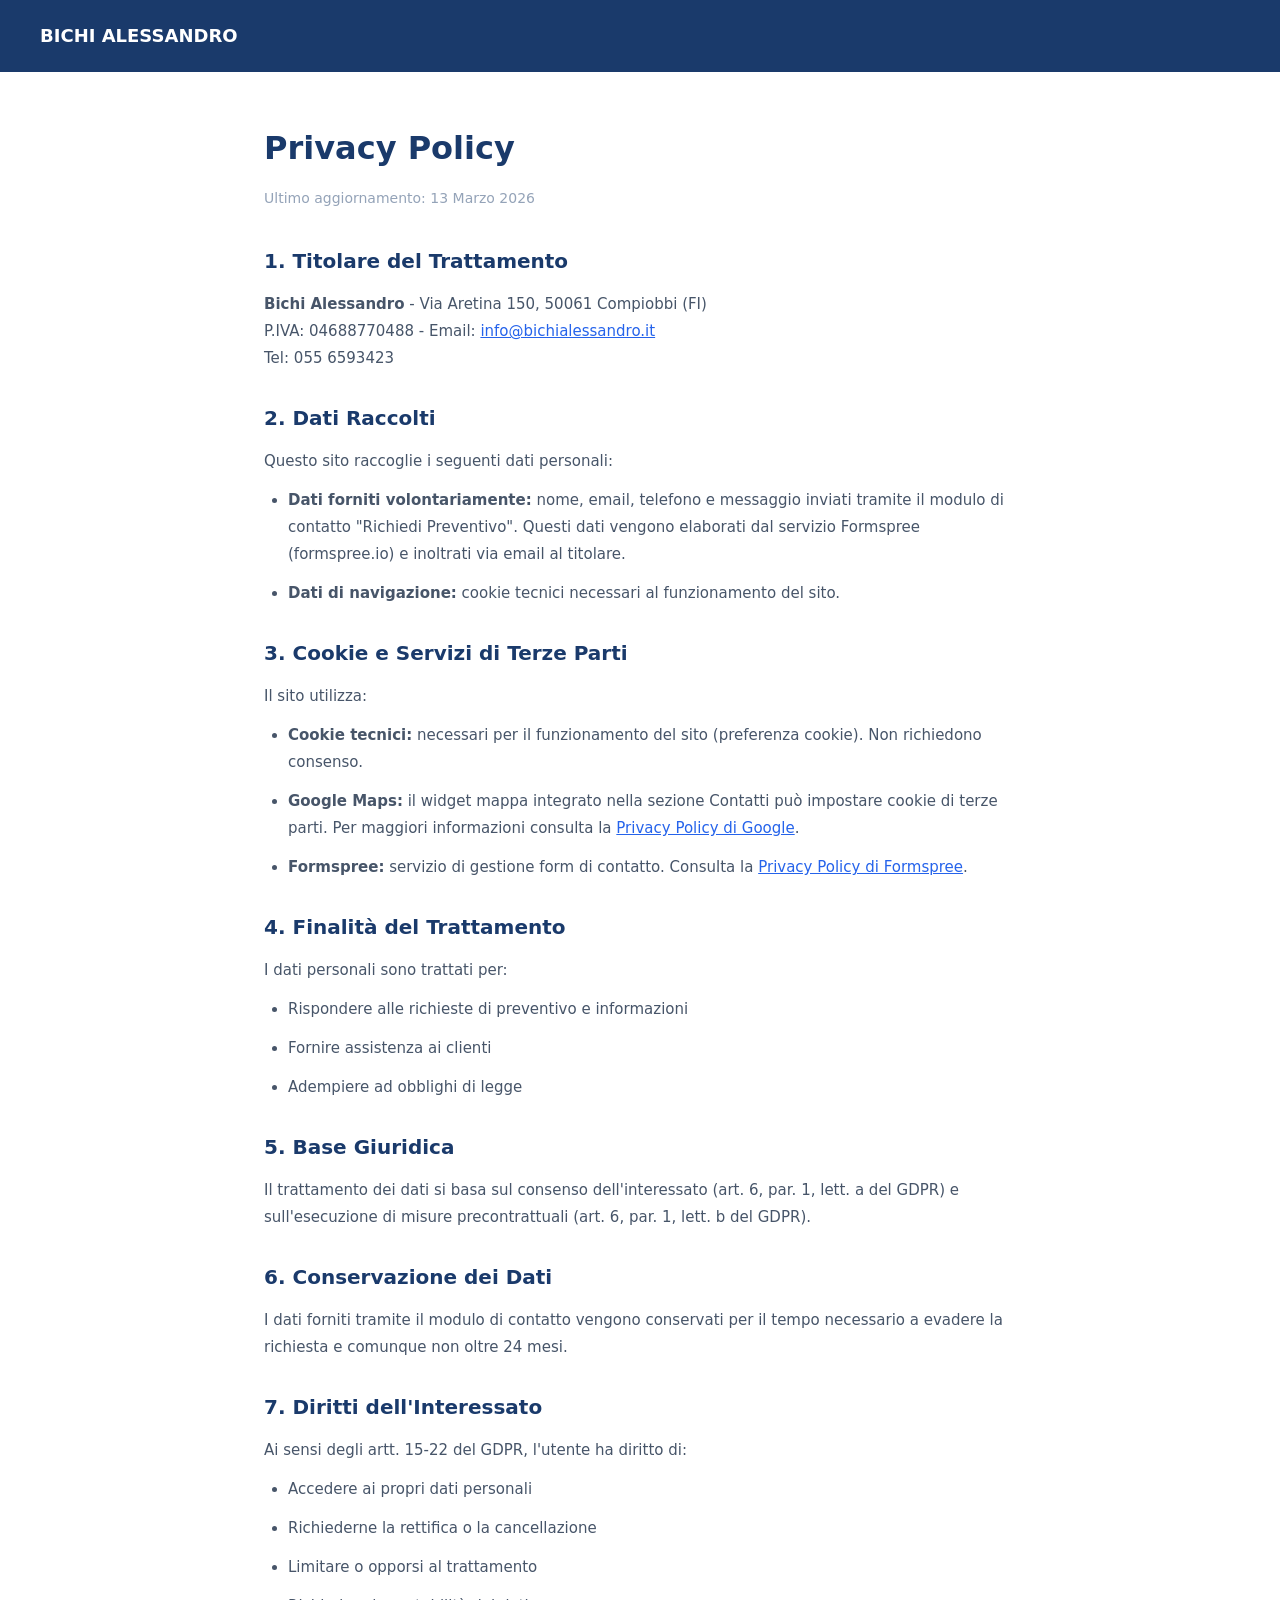
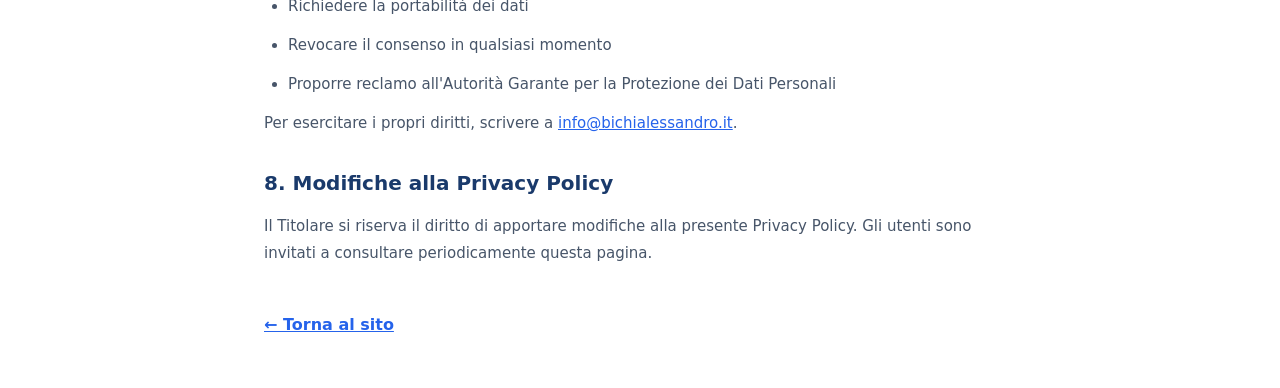
<file: privacy.html>
<!DOCTYPE html>
<html lang="it">
<head>
    <meta charset="UTF-8">
    <meta name="viewport" content="width=device-width, initial-scale=1.0">
    <title>Privacy Policy - Bichi Alessandro</title>
    <link rel="icon" type="image/png" href="Content/Images/logo.png">
    <style>
        * { margin: 0; padding: 0; box-sizing: border-box; }
        body { font-family: 'Segoe UI', system-ui, sans-serif; color: #1e293b; line-height: 1.8; }
        .header { background: #1a3a6b; color: white; padding: 20px 40px; }
        .header a { color: white; text-decoration: none; font-weight: 700; font-size: 18px; }
        .container { max-width: 800px; margin: 0 auto; padding: 48px 24px; }
        h1 { font-size: 32px; margin-bottom: 8px; color: #1a3a6b; }
        .update { font-size: 14px; color: #94a3b8; margin-bottom: 32px; }
        h2 { font-size: 20px; margin: 28px 0 12px; color: #1a3a6b; }
        p, li { font-size: 15px; color: #475569; margin-bottom: 12px; }
        ul { padding-left: 24px; }
        a { color: #2563eb; }
        .back { display: inline-block; margin-top: 32px; color: #2563eb; font-weight: 600; }
    </style>
</head>
<body>
    <div class="header"><a href="index.html">BICHI ALESSANDRO</a></div>
    <div class="container">
        <h1>Privacy Policy</h1>
        <p class="update">Ultimo aggiornamento: 13 Marzo 2026</p>

        <h2>1. Titolare del Trattamento</h2>
        <p><strong>Bichi Alessandro</strong> - Via Aretina 150, 50061 Compiobbi (FI)<br>
        P.IVA: 04688770488 - Email: <a href="mailto:info@bichialessandro.it">info@bichialessandro.it</a><br>
        Tel: 055 6593423</p>

        <h2>2. Dati Raccolti</h2>
        <p>Questo sito raccoglie i seguenti dati personali:</p>
        <ul>
            <li><strong>Dati forniti volontariamente:</strong> nome, email, telefono e messaggio inviati tramite il modulo di contatto "Richiedi Preventivo". Questi dati vengono elaborati dal servizio Formspree (formspree.io) e inoltrati via email al titolare.</li>
            <li><strong>Dati di navigazione:</strong> cookie tecnici necessari al funzionamento del sito.</li>
        </ul>

        <h2>3. Cookie e Servizi di Terze Parti</h2>
        <p>Il sito utilizza:</p>
        <ul>
            <li><strong>Cookie tecnici:</strong> necessari per il funzionamento del sito (preferenza cookie). Non richiedono consenso.</li>
            <li><strong>Google Maps:</strong> il widget mappa integrato nella sezione Contatti pu&ograve; impostare cookie di terze parti. Per maggiori informazioni consulta la <a href="https://policies.google.com/privacy" target="_blank">Privacy Policy di Google</a>.</li>
            <li><strong>Formspree:</strong> servizio di gestione form di contatto. Consulta la <a href="https://formspree.io/legal/privacy-policy" target="_blank">Privacy Policy di Formspree</a>.</li>
        </ul>

        <h2>4. Finalit&agrave; del Trattamento</h2>
        <p>I dati personali sono trattati per:</p>
        <ul>
            <li>Rispondere alle richieste di preventivo e informazioni</li>
            <li>Fornire assistenza ai clienti</li>
            <li>Adempiere ad obblighi di legge</li>
        </ul>

        <h2>5. Base Giuridica</h2>
        <p>Il trattamento dei dati si basa sul consenso dell'interessato (art. 6, par. 1, lett. a del GDPR) e sull'esecuzione di misure precontrattuali (art. 6, par. 1, lett. b del GDPR).</p>

        <h2>6. Conservazione dei Dati</h2>
        <p>I dati forniti tramite il modulo di contatto vengono conservati per il tempo necessario a evadere la richiesta e comunque non oltre 24 mesi.</p>

        <h2>7. Diritti dell'Interessato</h2>
        <p>Ai sensi degli artt. 15-22 del GDPR, l'utente ha diritto di:</p>
        <ul>
            <li>Accedere ai propri dati personali</li>
            <li>Richiederne la rettifica o la cancellazione</li>
            <li>Limitare o opporsi al trattamento</li>
            <li>Richiedere la portabilit&agrave; dei dati</li>
            <li>Revocare il consenso in qualsiasi momento</li>
            <li>Proporre reclamo all'Autorit&agrave; Garante per la Protezione dei Dati Personali</li>
        </ul>
        <p>Per esercitare i propri diritti, scrivere a <a href="mailto:info@bichialessandro.it">info@bichialessandro.it</a>.</p>

        <h2>8. Modifiche alla Privacy Policy</h2>
        <p>Il Titolare si riserva il diritto di apportare modifiche alla presente Privacy Policy. Gli utenti sono invitati a consultare periodicamente questa pagina.</p>

        <a href="index.html" class="back">&larr; Torna al sito</a>
    </div>
</body>
</html>
</file>
